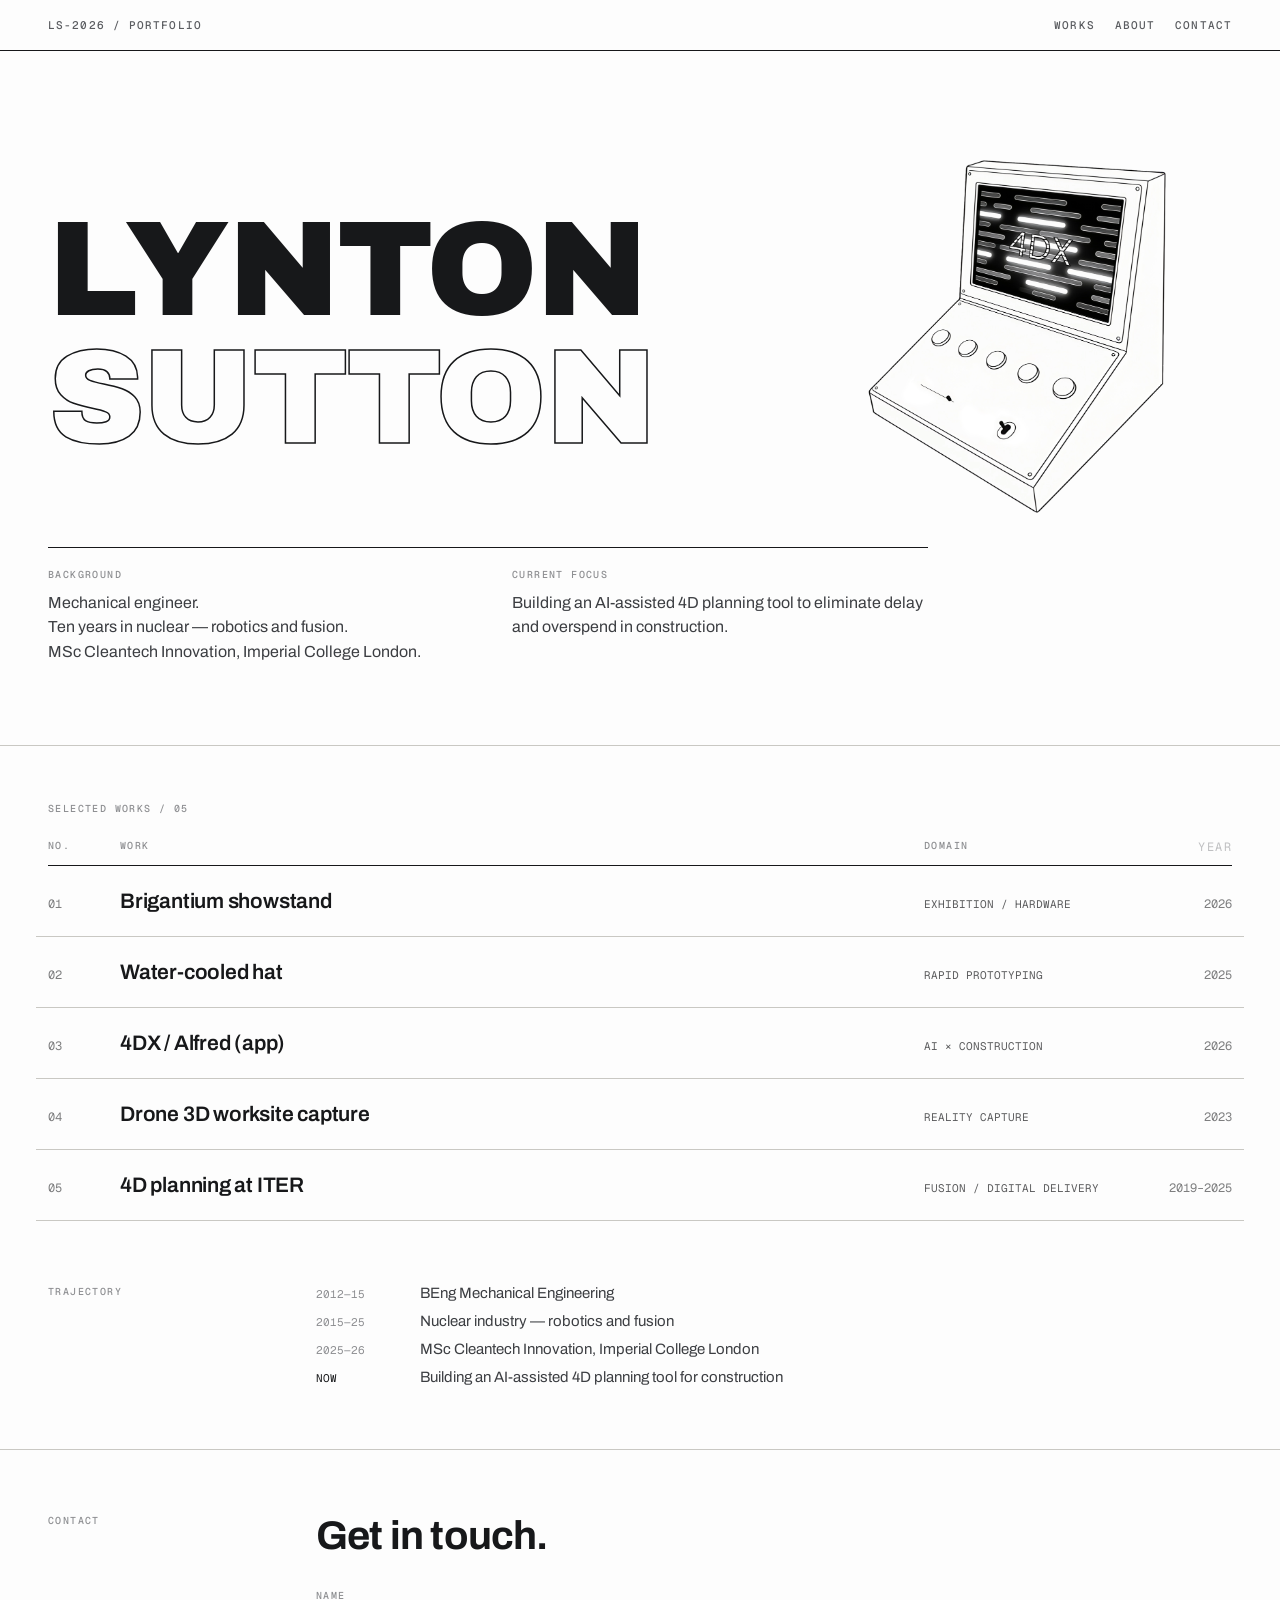
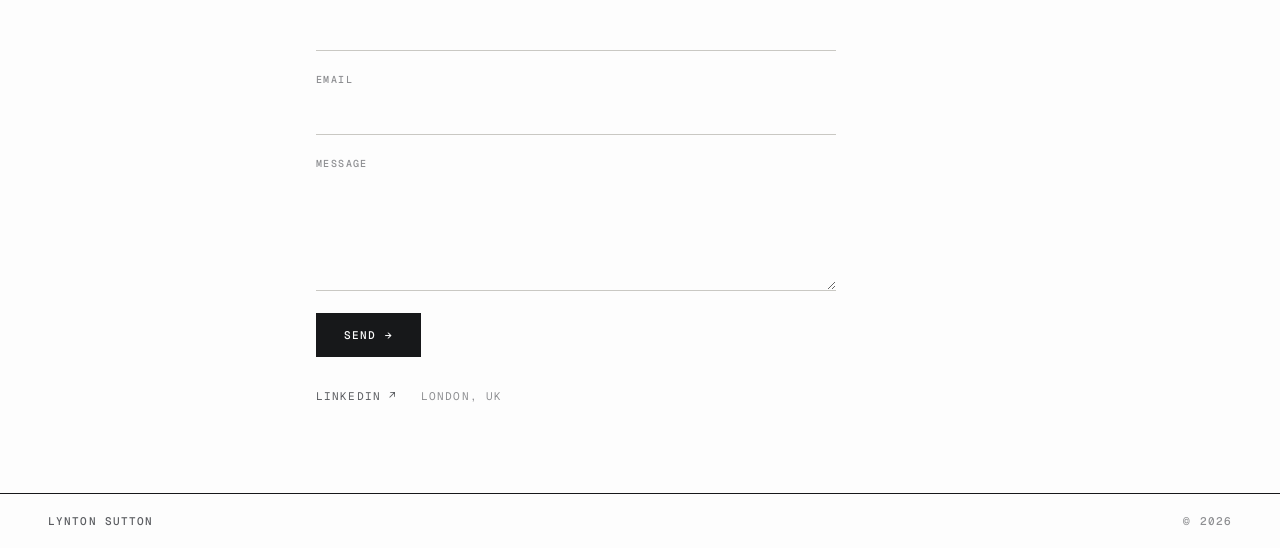
<file: index.html>
<!DOCTYPE html>
<!-- nav-back: the index is only ever arrived at by coming back from a work
     page, so its inbound transition always swipes right. -->
<html lang="en" class="nav-back">
<head>
<meta charset="UTF-8">
<meta name="viewport" content="width=device-width, initial-scale=1.0">
<title>Lynton Sutton — Portfolio</title>
<meta name="description" content="Lynton Sutton — mechanical engineer. Ten years in nuclear — robotics and fusion. MSc Cleantech Innovation, Imperial College London. Building an AI-assisted 4D planning tool for construction.">

<link rel="preconnect" href="https://fonts.googleapis.com">
<link rel="preconnect" href="https://fonts.gstatic.com" crossorigin>
<link href="https://fonts.googleapis.com/css2?family=Archivo:wght@400;500;600;700;800&family=Archivo+Black&family=Geist+Mono:wght@400;500;600&display=swap" rel="stylesheet">
<link rel="stylesheet" href="style.css">
</head>
<body>

  <!-- ===================== HEADER ===================== -->
  <header class="site-head">
    <span>LS-2026 / PORTFOLIO</span>
    <nav>
      <a href="#works">WORKS</a>
      <a href="#about">ABOUT</a>
      <a href="#contact">CONTACT</a>
    </nav>
  </header>

  <!-- ===================== HERO ===================== -->
  <section class="hero">
    <div class="hero-top">
      <h1>
        <span>Lynton</span>
        <span class="hollow">Sutton</span>
      </h1>
      <!-- Links through to work 01. The alt names the destination rather than
           just describing the drawing, since it's the link's accessible name. -->
      <a class="hero-art" href="work/brigantium-showstand.html">
        <img src="media/arcade-machine.png"
             alt="Brigantium showstand — the arcade machine built for the Cleantech Innovation showcase"
             width="900" height="1077">
      </a>
    </div>

    <div class="intro">
      <div>
        <span class="label">BACKGROUND</span>
        <p>Mechanical engineer.<br>Ten years in nuclear — robotics and fusion.<br>MSc Cleantech Innovation, Imperial College London.</p>
      </div>
      <div>
        <span class="label">CURRENT FOCUS</span>
        <p>Building an AI-assisted 4D planning tool to eliminate delay and overspend in construction.</p>
      </div>
    </div>
  </section>

  <!-- ===================== WORKS ===================== -->
  <!-- Each row navigates to its own page in work/. -->
  <section id="works" class="works">
    <div class="label kicker">SELECTED WORKS / 05</div>

    <div class="work-head label">
      <span>NO.</span>
      <span>WORK</span>
      <span>DOMAIN</span>
      <span class="w-year">YEAR</span>
    </div>

    <a class="work-row" href="work/brigantium-showstand.html">
      <span class="w-no">01</span>
      <span class="w-title">Brigantium showstand</span>
      <span class="w-domain">EXHIBITION / HARDWARE</span>
      <span class="w-year">2026</span>
    </a>

    <a class="work-row" href="work/water-cooled-hat.html">
      <span class="w-no">02</span>
      <span class="w-title">Water-cooled hat</span>
      <span class="w-domain">RAPID PROTOTYPING</span>
      <span class="w-year">2025</span>
    </a>

    <a class="work-row" href="work/4dx-alfred.html">
      <span class="w-no">03</span>
      <span class="w-title">4DX / Alfred (app)</span>
      <span class="w-domain">AI × CONSTRUCTION</span>
      <span class="w-year">2026</span>
    </a>

    <a class="work-row" href="work/drone-worksite-capture.html">
      <span class="w-no">04</span>
      <span class="w-title">Drone 3D worksite capture</span>
      <span class="w-domain">REALITY CAPTURE</span>
      <span class="w-year">2023</span>
    </a>

    <a class="work-row" href="work/iter-4d-planning.html">
      <span class="w-no">05</span>
      <span class="w-title">4D planning at ITER</span>
      <span class="w-domain">FUSION / DIGITAL DELIVERY</span>
      <span class="w-year">2019–2025</span>
    </a>
  </section>

  <!-- ===================== TRAJECTORY ===================== -->
  <section id="about" class="trajectory">
    <div class="label">TRAJECTORY</div>
    <div class="traj-list">
      <div><span class="date">2012—15</span>BEng Mechanical Engineering</div>
      <div><span class="date">2015—25</span>Nuclear industry — robotics and fusion</div>
      <div><span class="date">2025—26</span>MSc Cleantech Innovation, Imperial College London</div>
      <div><span class="date now">NOW</span>Building an AI-assisted 4D planning tool for construction</div>
    </div>
  </section>

  <!-- ===================== CONTACT ===================== -->
  <section id="contact" class="contact">
    <div class="label">CONTACT</div>
    <div class="contact-lines">
      <p class="contact-lede">Get in touch.</p>

      <!-- Plain HTML POST to Formspree — no script, so the page stays
           zero-JavaScript. The destination address lives in the Formspree
           dashboard and never appears in this page's source.
           _next must be an absolute URL; it keeps the visitor on this domain
           after submitting instead of landing on formspree.io. Update it if
           the site ever moves to a custom domain. -->
      <form class="contact-form" action="https://formspree.io/f/xnpaqawo" method="POST">
        <input type="hidden" name="_next" value="https://dizzymammoth91.github.io/portfolio/thanks.html">
        <input type="hidden" name="_subject" value="Portfolio enquiry">
        <!-- Spam honeypot: hidden from people, tempting to bots. -->
        <input type="text" name="_gotcha" tabindex="-1" autocomplete="off" aria-hidden="true">

        <div class="field">
          <label class="label" for="cf-name">NAME</label>
          <input id="cf-name" name="name" type="text" autocomplete="name" required>
        </div>
        <div class="field">
          <label class="label" for="cf-email">EMAIL</label>
          <input id="cf-email" name="email" type="email" autocomplete="email" required>
        </div>
        <div class="field">
          <label class="label" for="cf-message">MESSAGE</label>
          <textarea id="cf-message" name="message" rows="4" required></textarea>
        </div>

        <button class="send" type="submit">SEND →</button>
      </form>

      <div class="contact-meta">
        <a class="ext" href="https://www.linkedin.com/in/lynton-sutton-944990ba/" target="_blank" rel="noopener">LINKEDIN ↗</a>
        <span class="place">LONDON, UK</span>
      </div>
    </div>
  </section>

  <!-- ===================== FOOTER ===================== -->
  <footer class="site-foot">
    <span>LYNTON SUTTON</span>
    <span class="year">© 2026</span>
  </footer>

</body>
</html>
</file>
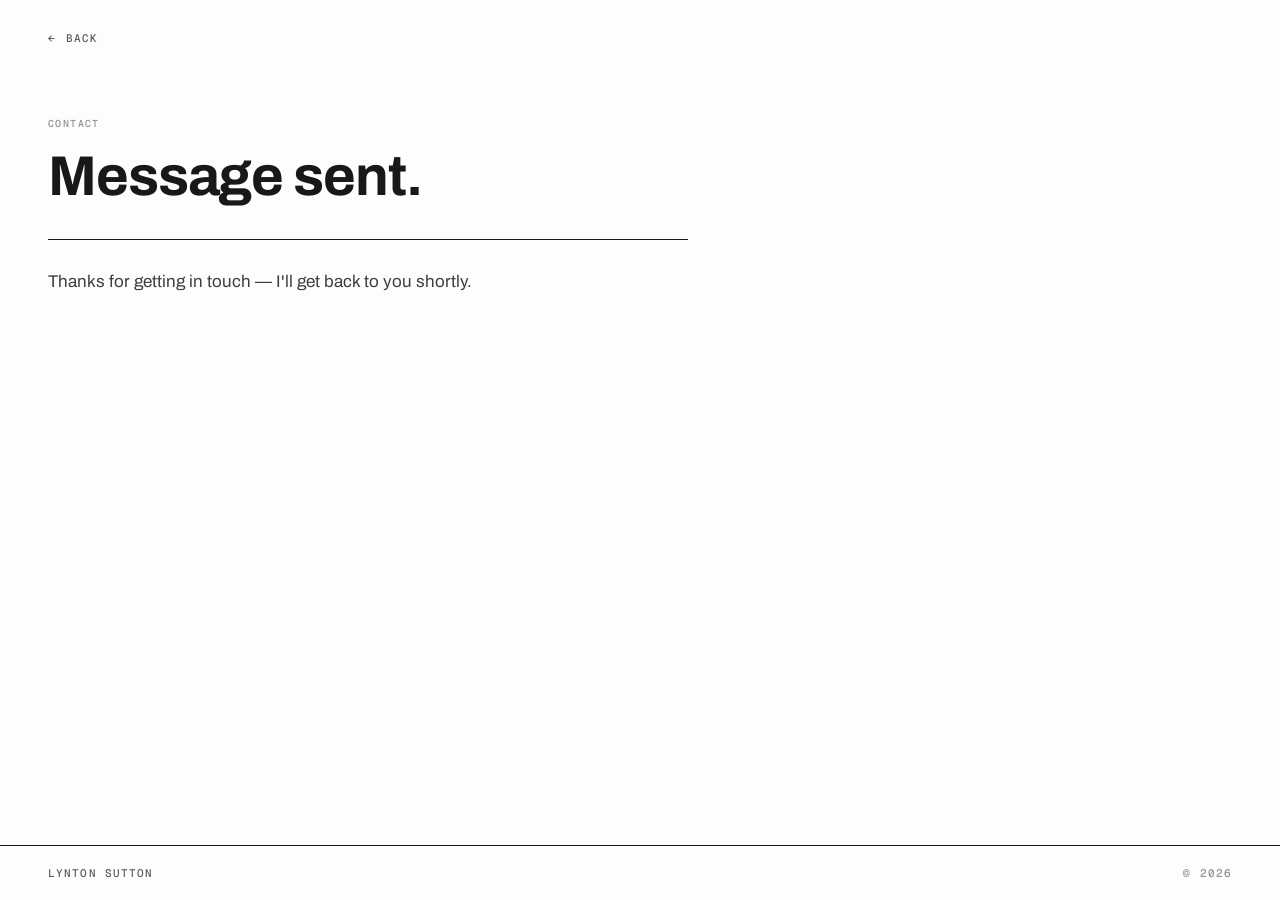
<file: thanks.html>
<!DOCTYPE html>
<html lang="en" class="nav-fwd">
<head>
<meta charset="UTF-8">
<meta name="viewport" content="width=device-width, initial-scale=1.0">
<title>Message sent · Lynton Sutton</title>
<!-- A confirmation page has no business in search results. -->
<meta name="robots" content="noindex, follow">

<link rel="preconnect" href="https://fonts.googleapis.com">
<link rel="preconnect" href="https://fonts.gstatic.com" crossorigin>
<link href="https://fonts.googleapis.com/css2?family=Archivo:wght@400;500;600;700;800&family=Archivo+Black&family=Geist+Mono:wght@400;500;600&display=swap" rel="stylesheet">
<link rel="stylesheet" href="style.css">
</head>
<body class="work">

  <main class="work-page">
    <a class="back" href="index.html"><span class="arrow">←</span>BACK</a>

    <article class="work-article">
      <span class="label w-index">CONTACT</span>
      <h1>Message sent.</h1>

      <p class="work-text">Thanks for getting in touch — I'll get back to you shortly.</p>
    </article>
  </main>

  <footer class="site-foot">
    <span>LYNTON SUTTON</span>
    <span class="year">© 2026</span>
  </footer>

</body>
</html>
</file>
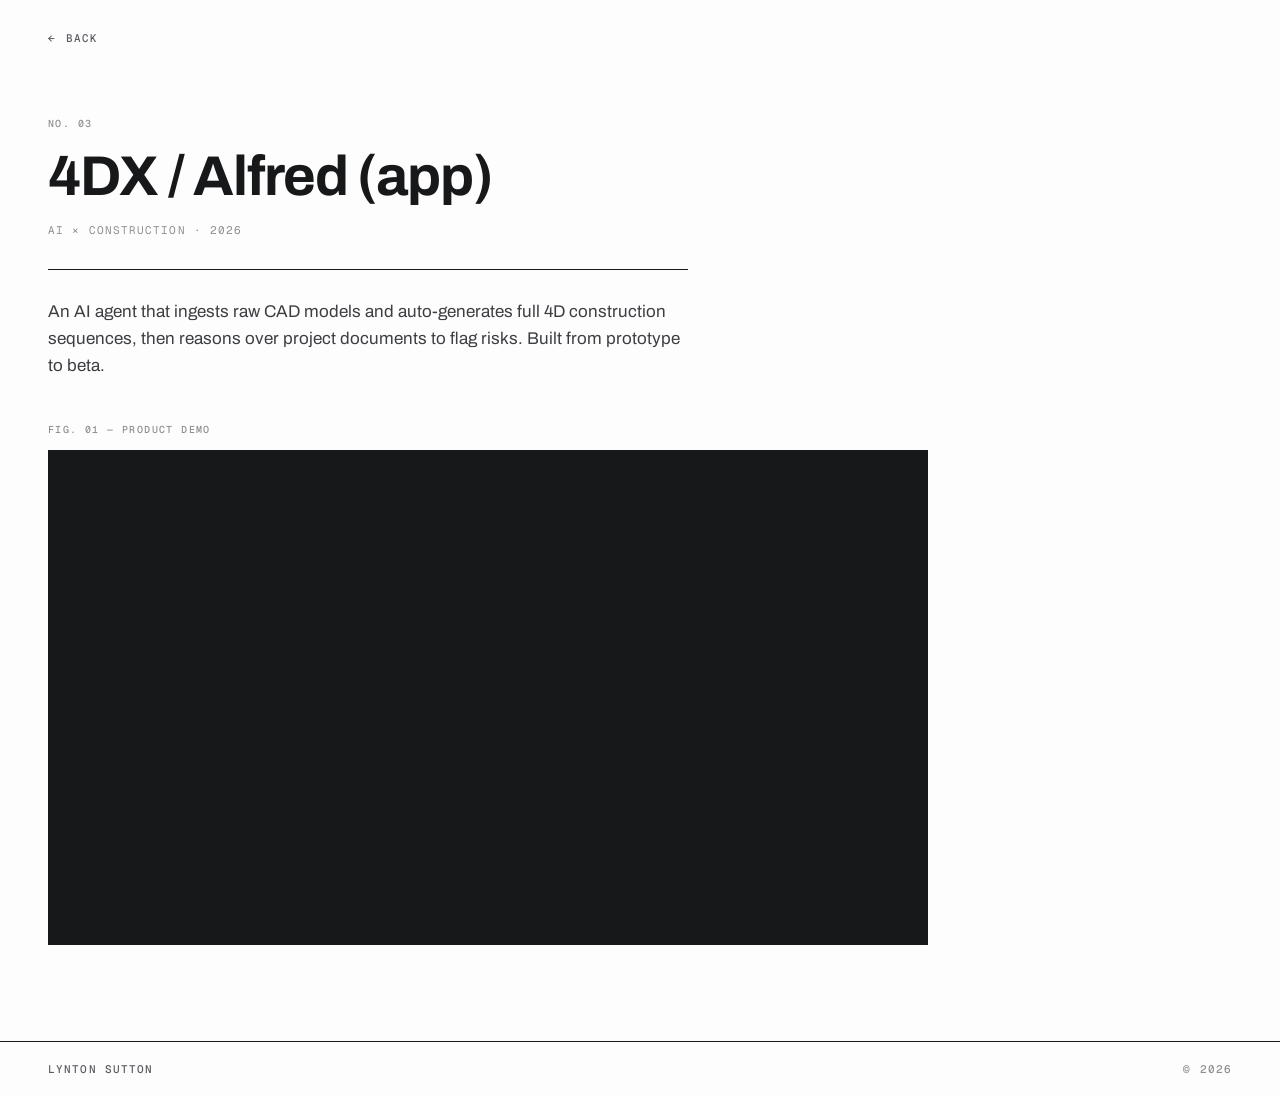
<file: work/4dx-alfred.html>
<!DOCTYPE html>
<!-- nav-fwd: a work page is only ever arrived at from the index, so its
     inbound transition always swipes left. -->
<html lang="en" class="nav-fwd">
<head>
<meta charset="UTF-8">
<meta name="viewport" content="width=device-width, initial-scale=1.0">
<title>4DX / Alfred (app) · Lynton Sutton</title>
<meta name="description" content="An AI agent that ingests raw CAD models and auto-generates full 4D construction sequences, then reasons over project documents to flag risks.">

<link rel="preconnect" href="https://fonts.googleapis.com">
<link rel="preconnect" href="https://fonts.gstatic.com" crossorigin>
<link href="https://fonts.googleapis.com/css2?family=Archivo:wght@400;500;600;700;800&family=Archivo+Black&family=Geist+Mono:wght@400;500;600&display=swap" rel="stylesheet">
<link rel="stylesheet" href="../style.css">
</head>
<body class="work">

  <main class="work-page">
    <a class="back" href="../index.html#works"><span class="arrow">←</span>BACK</a>

    <article class="work-article">
      <span class="label w-index">NO. 03</span>
      <h1>4DX / Alfred (app)</h1>
      <div class="work-meta">AI × CONSTRUCTION · 2026</div>

      <p class="work-text">An AI agent that ingests raw CAD models and auto-generates full 4D construction sequences, then reasons over project documents to flag risks. Built from prototype to beta.</p>

      <!-- youtube-nocookie.com is YouTube's privacy-enhanced domain: no
           tracking cookie is set unless the visitor actually hits play. -->
      <figure class="figure">
        <figcaption class="label fig-label">FIG. 01 — PRODUCT DEMO</figcaption>
        <div class="fig-frame">
          <iframe
            src="https://www.youtube-nocookie.com/embed/T6t02gCurOU"
            title="4DX / Alfred product demo"
            allow="accelerometer; autoplay; clipboard-write; encrypted-media; gyroscope; picture-in-picture; web-share"
            referrerpolicy="strict-origin-when-cross-origin"
            loading="lazy"
            allowfullscreen></iframe>
        </div>
      </figure>
    </article>
  </main>

  <footer class="site-foot">
    <span>LYNTON SUTTON</span>
    <span class="year">© 2026</span>
  </footer>

</body>
</html>
</file>
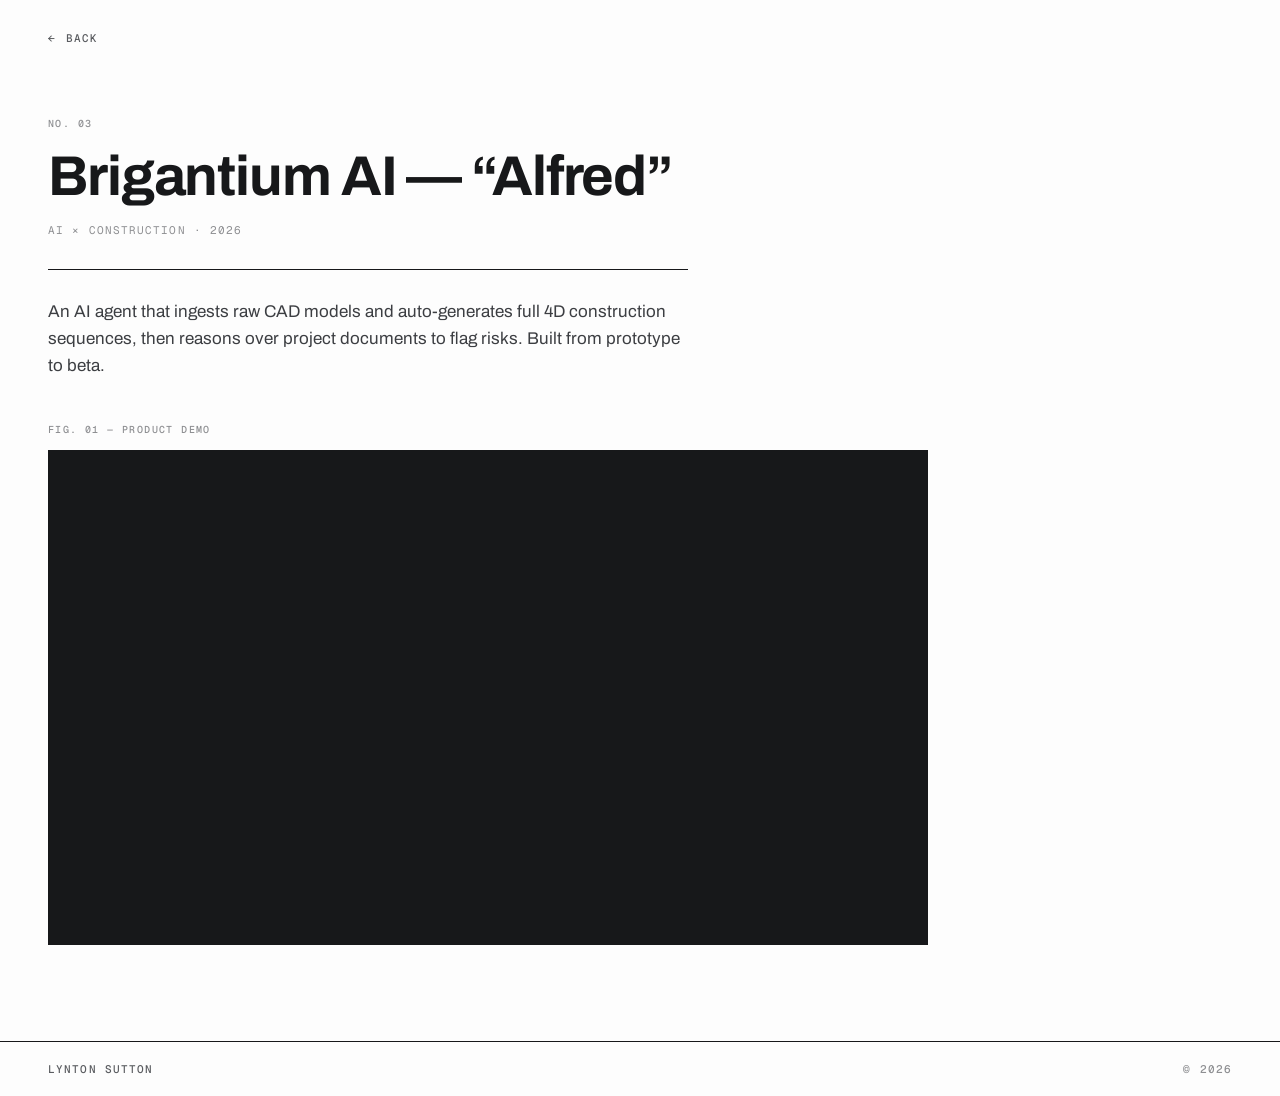
<file: work/brigantium-alfred.html>
<!DOCTYPE html>
<!-- nav-fwd: a work page is only ever arrived at from the index, so its
     inbound transition always swipes left. -->
<html lang="en" class="nav-fwd">
<head>
<meta charset="UTF-8">
<meta name="viewport" content="width=device-width, initial-scale=1.0">
<title>Brigantium AI — “Alfred” · Lynton Sutton</title>
<meta name="description" content="An AI agent that ingests raw CAD models and auto-generates full 4D construction sequences, then reasons over project documents to flag risks.">

<link rel="preconnect" href="https://fonts.googleapis.com">
<link rel="preconnect" href="https://fonts.gstatic.com" crossorigin>
<link href="https://fonts.googleapis.com/css2?family=Archivo:wght@400;500;600;700;800&family=Archivo+Black&family=Geist+Mono:wght@400;500;600&display=swap" rel="stylesheet">
<link rel="stylesheet" href="../style.css">
</head>
<body class="work">

  <main class="work-page">
    <a class="back" href="../index.html#works"><span class="arrow">←</span>BACK</a>

    <article class="work-article">
      <span class="label w-index">NO. 03</span>
      <h1>Brigantium AI — “Alfred”</h1>
      <div class="work-meta">AI × CONSTRUCTION · 2026</div>

      <p class="work-text">An AI agent that ingests raw CAD models and auto-generates full 4D construction sequences, then reasons over project documents to flag risks. Built from prototype to beta.</p>

      <!-- youtube-nocookie.com is YouTube's privacy-enhanced domain: no
           tracking cookie is set unless the visitor actually hits play. -->
      <figure class="figure">
        <figcaption class="label fig-label">FIG. 01 — PRODUCT DEMO</figcaption>
        <div class="fig-frame">
          <iframe
            src="https://www.youtube-nocookie.com/embed/T6t02gCurOU"
            title="Brigantium AI — “Alfred” product demo"
            allow="accelerometer; autoplay; clipboard-write; encrypted-media; gyroscope; picture-in-picture; web-share"
            referrerpolicy="strict-origin-when-cross-origin"
            loading="lazy"
            allowfullscreen></iframe>
        </div>
      </figure>
    </article>
  </main>

  <footer class="site-foot">
    <span>LYNTON SUTTON</span>
    <span class="year">© 2026</span>
  </footer>

</body>
</html>
</file>
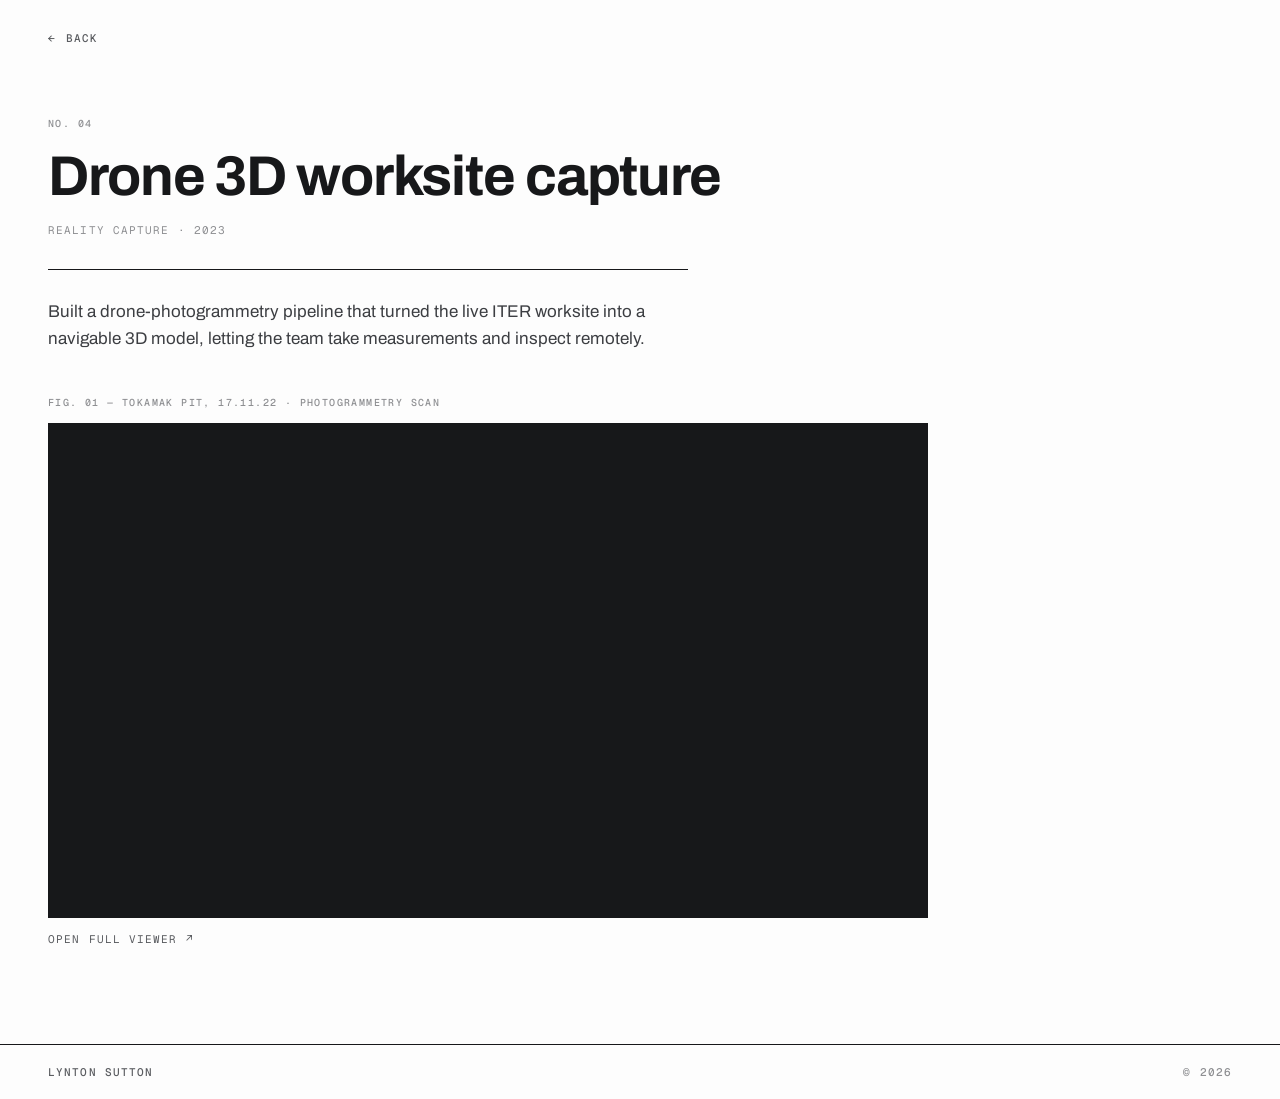
<file: work/drone-worksite-capture.html>
<!DOCTYPE html>
<html lang="en" class="nav-fwd">
<head>
<meta charset="UTF-8">
<meta name="viewport" content="width=device-width, initial-scale=1.0">
<title>Drone 3D worksite capture · Lynton Sutton</title>
<meta name="description" content="A drone-photogrammetry pipeline that turned the live ITER worksite into a navigable 3D model for remote measurement and inspection.">

<link rel="preconnect" href="https://fonts.googleapis.com">
<link rel="preconnect" href="https://fonts.gstatic.com" crossorigin>
<link href="https://fonts.googleapis.com/css2?family=Archivo:wght@400;500;600;700;800&family=Archivo+Black&family=Geist+Mono:wght@400;500;600&display=swap" rel="stylesheet">
<link rel="stylesheet" href="../style.css">
</head>
<body class="work">

  <main class="work-page">
    <a class="back" href="../index.html#works"><span class="arrow">←</span>BACK</a>

    <article class="work-article">
      <span class="label w-index">NO. 04</span>
      <h1>Drone 3D worksite capture</h1>
      <div class="work-meta">REALITY CAPTURE · 2023</div>

      <p class="work-text">Built a drone-photogrammetry pipeline that turned the live ITER worksite into a navigable 3D model, letting the team take measurements and inspect remotely.</p>

      <!-- Live Nira viewer — the visitor can orbit and inspect the scan in
           place. The link below is a deliberate fallback: if the viewer can't
           start (no WebGL, blocked third-party frames), there's still a way
           through to it. -->
      <figure class="figure">
        <figcaption class="label fig-label">FIG. 01 — TOKAMAK PIT, 17.11.22 · PHOTOGRAMMETRY SCAN</figcaption>
        <div class="fig-frame">
          <iframe
            src="https://brigantium.nira.app/a/Us7_Ex2gR1CRkaeXGo_B6g/1"
            title="Tokamak pit photogrammetry scan — interactive 3D viewer"
            allow="fullscreen; xr-spatial-tracking"
            referrerpolicy="strict-origin-when-cross-origin"
            loading="lazy"
            allowfullscreen></iframe>
        </div>
        <a class="fig-link" href="https://brigantium.nira.app/a/Us7_Ex2gR1CRkaeXGo_B6g/1" target="_blank" rel="noopener">OPEN FULL VIEWER ↗</a>
      </figure>
    </article>
  </main>

  <footer class="site-foot">
    <span>LYNTON SUTTON</span>
    <span class="year">© 2026</span>
  </footer>

</body>
</html>
</file>
<file: style.css>
/* ============================================================
   Lynton Sutton — Portfolio
   Shared stylesheet for the index and the work pages.
   ============================================================ */

/* ===================== TOKENS ===================== */
:root{
  --page:#fdfdfd;      /* paper                     */
  --ink:#17181a;       /* heavy rules, display type */
  --body:#3c3e42;      /* paragraph text            */
  --mono-2:#5a5c60;    /* secondary mono            */
  --mono-3:#8e8f92;    /* faint mono/labels         */
  --hair:#c9c8c3;      /* hairline rules            */
  --accent:#3672d9;    /* contact underline; oklch upgrade below */
  --gutter:48px;
  --sans:'Archivo',sans-serif;
  --display:'Archivo Black',sans-serif;
  --mono:'Geist Mono',ui-monospace,SFMono-Regular,Menlo,monospace;
}
@supports (color: oklch(0.55 0.17 250)){
  :root{ --accent:oklch(0.55 0.17 250); }
}

/* ===================== BASE ===================== */
*{box-sizing:border-box}
html{scroll-behavior:smooth}
body{
  margin:0;
  background:var(--page);
  color:var(--ink);
  font-family:var(--sans);
  min-height:100vh;
  -webkit-font-smoothing:antialiased;
}
a{color:inherit;text-decoration:none}
section{scroll-margin-top:24px}

/* Shared mono label: 10px, .14em, faint */
.label{
  font:500 10px var(--mono);
  letter-spacing:.14em;
  color:var(--mono-3);
}

/* Keyboard focus — hover is the design's only stated state, but focus must
   be visible for anyone not using a mouse. */
a:focus-visible{
  outline:2px solid var(--accent);
  outline-offset:3px;
}

/* ===================== HEADER ===================== */
.site-head{
  display:flex;
  justify-content:space-between;
  align-items:baseline;
  gap:24px;
  padding:18px var(--gutter);
  border-bottom:1.5px solid var(--ink);
  font:500 11px var(--mono);
  letter-spacing:.1em;
  color:var(--mono-2);
}
.site-head nav{display:flex;gap:20px}
.site-head nav a{color:var(--mono-2);transition:color .2s}
.site-head nav a:hover{color:var(--ink)}

/* ===================== HERO ===================== */
.hero{
  padding:100px var(--gutter) 80px;
  border-bottom:1px solid var(--hair);
}
/* Name left, artwork pushed to the right edge — the rule below runs the full
   width, so the art sitting at the far margin keeps the band feeling edge to
   edge rather than centred. Bottom-aligned, then the art is dropped below
   that baseline by its negative margin. */
.hero-top{
  display:flex;
  align-items:flex-end;
  justify-content:space-between;
  gap:48px;
}
.hero h1{
  margin:0;
  font:400 clamp(72px,10.5vw,148px)/0.95 var(--display);
  letter-spacing:-.02em;
  text-transform:uppercase;
}
.hero-art{
  display:block;
  flex:none;
  /* Capped so the machine's top stays clear of the header rule — it's taller
     than the name, and it hangs below, so height grows upward. */
  width:clamp(195px,24vw,360px);
  height:auto;
  /* Drops the machine below the name's baseline rather than sitting flush
     with it. Negative margin so the row shrinks by the same amount and the
     intro block below doesn't get pushed down. The intro's margin-top is
     raised to match, keeping the gap under the machine constant. */
  margin-bottom:-56px;
  /* Pulls it in off the right gutter rather than sitting hard against it. */
  margin-right:64px;
  /* Transparent PNG, so it sits straight on the paper with no plate. */
  transition:filter .3s;
}
.hero-art img{
  display:block;
  width:100%;
  height:auto;
}
/* Inverts on hover, echoing the works rows flipping to an ink plate. The
   alpha channel is untouched by invert(), so only the drawing flips — the
   backdrop stays transparent and the paper still shows through. Focus gets
   the same treatment so it's reachable by keyboard, not just by mouse. */
.hero-art:hover,
.hero-art:focus-visible{filter:invert(1)}
.hero h1 span{display:block}
/* Second line is hollow until hovered. Guarded so it never renders invisible
   where text-stroke is unsupported. */
@supports (-webkit-text-stroke: 1.5px currentColor){
  .hero .hollow{
    color:transparent;
    -webkit-text-stroke:1.5px var(--ink);
    transition:color .4s;
    cursor:default;
  }
  .hero .hollow:hover{color:var(--ink)}
}

.intro{
  display:grid;
  grid-template-columns:1fr 1fr;
  gap:48px;
  /* 64px in the design; raised by the same 20px the artwork now hangs lower,
     so the space under the machine stays as it was. */
  margin-top:84px;
  max-width:880px;
  border-top:1.5px solid var(--ink);
  padding-top:20px;
}
.intro > div{display:flex;flex-direction:column;gap:10px}
.intro p{
  margin:0;
  font:400 16px/1.55 var(--sans);
  color:var(--body);
}

/* ===================== WORKS INDEX ===================== */
.works{padding:56px var(--gutter) 0}
.works .kicker{margin-bottom:24px}

.work-head,
.work-row{
  display:grid;
  grid-template-columns:56px 1fr 220px 72px;
  gap:16px;
}
.work-head{
  padding-bottom:10px;
  border-bottom:1.5px solid var(--ink);
}
.work-head .w-year{text-align:right}

.work-row{
  align-items:baseline;
  padding:24px 12px;
  /* Pull the hover plate 12px past the text grid while the columns stay
     aligned with the header above. */
  margin:0 -12px;
  border-bottom:1px solid var(--hair);
  cursor:pointer;
  transition:background .25s,color .25s;
}
/* The whole row inverts. Cells carry opacity rather than fixed greys so they
   read correctly against both the paper and the ink plate. */
.work-row:hover{
  background:var(--ink);
  color:var(--page);
}
.w-no   {font:400 12px var(--mono);opacity:.55}
.w-title{font:600 21px var(--sans);letter-spacing:-.01em}
.w-domain{font:400 11px var(--mono);opacity:.7}
.w-year {font:400 12px var(--mono);opacity:.55;text-align:right}

/* ===================== TRAJECTORY ===================== */
.trajectory,
.contact{
  display:grid;
  grid-template-columns:220px 1fr;
  gap:48px;
}
.trajectory{
  padding:64px var(--gutter);
  border-bottom:1px solid var(--hair);
}
.traj-list{
  display:flex;
  flex-direction:column;
  gap:12px;
  font:400 15px var(--sans);
  color:var(--body);
  max-width:640px;
}
.traj-list > div{display:flex;gap:20px;align-items:baseline}
.traj-list .date{
  font:400 11px var(--mono);
  color:var(--mono-3);
  width:84px;
  flex:none;
}
.traj-list .date.now{color:var(--ink)}

/* ===================== CONTACT ===================== */
.contact{padding:64px var(--gutter) 88px}
.contact-lines{
  display:flex;
  flex-direction:column;
  align-items:flex-start;
  gap:32px;
}
/* Carries the display-type moment the mailto link used to hold, so the
   section keeps its typographic anchor. */
.contact-lede{
  margin:0;
  font:700 clamp(24px,3.2vw,40px) var(--sans);
  letter-spacing:-.02em;
  color:var(--ink);
}

.contact-form{
  display:flex;
  flex-direction:column;
  gap:22px;
  width:100%;
  max-width:520px;
}
.field{display:flex;flex-direction:column;gap:8px}
.field label{display:block}

/* Flat, square, rule-only fields — no boxes, in keeping with the document
   aesthetic. Form controls don't inherit type, so restate it. */
.contact-form input[type=text],
.contact-form input[type=email],
.contact-form textarea{
  font:400 16px/1.5 var(--sans);
  color:var(--ink);
  background:transparent;
  border:none;
  border-bottom:1px solid var(--hair);
  border-radius:0;
  padding:6px 0 10px;
  width:100%;
  transition:border-color .25s;
  -webkit-appearance:none;
  appearance:none;
}
.contact-form textarea{resize:vertical;min-height:96px}
.contact-form input:hover,
.contact-form textarea:hover{border-bottom-color:var(--mono-3)}
.contact-form input:focus,
.contact-form textarea:focus{
  outline:none;
  border-bottom-color:var(--ink);
}
/* Honeypot — off-screen rather than display:none so bots still fill it. */
.contact-form input[name="_gotcha"]{
  position:absolute;
  left:-9999px;
  width:1px;
  height:1px;
  opacity:0;
}

.send{
  align-self:flex-start;
  font:500 11px var(--mono);
  letter-spacing:.1em;
  color:var(--page);
  background:var(--ink);
  border:none;
  border-radius:0;
  padding:15px 28px;
  cursor:pointer;
  transition:background .25s;
}
.send:hover{background:var(--accent)}
.send:focus-visible{outline:2px solid var(--accent);outline-offset:3px}

.contact-meta{
  display:flex;
  align-items:baseline;
  gap:24px;
  flex-wrap:wrap;
  font:400 11px var(--mono);
  letter-spacing:.1em;
}
.contact-meta .ext{
  color:var(--mono-2);
  border-bottom:2px solid transparent;
  transition:color .2s,border-color .25s;
}
.contact-meta .ext:hover{
  color:var(--ink);
  border-bottom-color:var(--accent);
}
.contact-meta .place{color:var(--mono-3)}

/* ===================== FOOTER ===================== */
.site-foot{
  display:flex;
  justify-content:space-between;
  align-items:baseline;
  padding:20px var(--gutter);
  border-top:1.5px solid var(--ink);
  font:500 11px var(--mono);
  letter-spacing:.1em;
  color:var(--mono-2);
}
.site-foot .year{color:var(--mono-3)}

/* ===================== WORK PAGE ===================== */
/* Deliberately bare: a back control, the work itself, and the footer. */
body.work{display:flex;flex-direction:column}
.work-page{
  flex:1;
  padding:28px var(--gutter) 96px;
}

.back{
  display:inline-flex;
  align-items:baseline;
  gap:10px;
  font:500 11px var(--mono);
  letter-spacing:.1em;
  color:var(--mono-2);
  transition:color .2s;
}
.back:hover{color:var(--ink)}
.back .arrow{
  display:inline-block;
  transition:transform .2s;
}
.back:hover .arrow{transform:translateX(-4px)}

.work-article{max-width:880px;padding-top:72px}
.work-article .w-index{display:block;margin-bottom:18px}
.work-article h1{
  margin:0;
  font:700 clamp(32px,4.6vw,56px)/1.05 var(--sans);
  letter-spacing:-.02em;
}
.work-article .work-meta{
  margin-top:16px;
  font:400 11px var(--mono);
  letter-spacing:.1em;
  color:var(--mono-3);
}
.work-article .work-text{
  margin:32px 0 0;
  padding-top:28px;
  border-top:1.5px solid var(--ink);
  font:400 17px/1.6 var(--sans);
  color:var(--body);
  max-width:640px;
}

/* ---- Figure plate ---- */
.figure{
  margin:44px 0 0;
  padding:0;
  max-width:880px;
}
.fig-label{margin-bottom:14px}
.fig-frame{
  aspect-ratio:16 / 9;
  width:100%;
  border:1.5px solid var(--ink);
  background:var(--ink);    /* fills the letterbox before the player paints */
}
.fig-frame iframe,
.fig-frame video{
  display:block;
  width:100%;
  height:100%;
  border:0;
}
/* Self-hosted clips are letterboxed rather than cropped — a 4D sequence
   shouldn't have its edges cut off to fill the frame. */
.fig-frame video{
  object-fit:contain;
  background:var(--ink);
}
/* Escape hatch under an embedded viewer: a way through to the source if the
   frame can't start (no WebGL, third-party frames blocked). */
.fig-link{
  display:inline-block;
  margin-top:14px;
  font:400 11px var(--mono);
  letter-spacing:.1em;
  color:var(--mono-2);
  border-bottom:2px solid transparent;
  transition:color .2s,border-color .25s;
}
.fig-link:hover{
  color:var(--ink);
  border-bottom-color:var(--accent);
}

/* ---- Pull quote ---- */
.work-quote{
  margin:44px 0 0;
  padding-left:20px;
  border-left:1.5px solid var(--ink);
  max-width:640px;
}
.work-quote p{
  margin:0;
  font:400 20px/1.45 var(--sans);
  letter-spacing:-.01em;
  color:var(--ink);
}
.work-quote cite{
  display:block;
  margin-top:12px;
  font:400 11px var(--mono);
  letter-spacing:.1em;
  font-style:normal;
  color:var(--mono-3);
}

/* ---- Plate grid ----
   Photos keep their natural aspect rather than being forced into a uniform
   frame — the set is a mix of portrait and landscape, and cropping to match
   would cut the subject out of half of them. Grid order is left-to-right so
   the build sequence still reads correctly. */
.plate-grid-label{margin-top:44px}
/* Sits directly under the meta line rather than after a section, so it needs
   less air above it. */
.plate-grid-label--lead{margin-top:32px}
.plate-grid{
  display:grid;
  grid-template-columns:repeat(2,1fr);
  gap:32px 24px;
  align-items:start;
  margin:44px 0 0;
  max-width:880px;
}
.plate{margin:0}
/* Spans both columns and lands on its own row — used for the wide context
   shot and for the finished build, so each gets the full measure. */
.plate--wide{
  grid-column:1 / -1;
  margin-top:8px;
}
.plate img{
  display:block;
  width:100%;
  height:auto;
  border:1.5px solid var(--ink);
  background:var(--hair);   /* holds the space before the image decodes */
}
.plate figcaption{margin-top:10px}
/* Video plates sit in the same grid as the photos so the two sections share a
   rhythm. aspect-ratio reserves the box before metadata lands, so the page
   doesn't jump as each player sizes itself. */
.plate video{
  display:block;
  width:100%;
  height:auto;
  aspect-ratio:9 / 16;
  border:1.5px solid var(--ink);
  background:var(--ink);
  object-fit:contain;
}

/* ===================== PAGE TRANSITION ===================== */
/* Cross-document view transitions: the index swipes left to a work page, and
   the work page swipes back right to the index. Direction is fixed per page
   because a work page is only ever entered going forward and the index only
   ever going back — so no scripting is needed to work out which way.
   Unsupported browsers simply navigate instantly. */
@view-transition{navigation:auto}

@keyframes vt-from-right{from{transform:translateX(100%)}}
@keyframes vt-to-left   {to  {transform:translateX(-25%)}}
@keyframes vt-from-left {from{transform:translateX(-25%)}}
@keyframes vt-to-right  {to  {transform:translateX(100%)}}

html.nav-fwd::view-transition-old(root){animation:vt-to-left    .42s cubic-bezier(.4,0,.2,1) both}
html.nav-fwd::view-transition-new(root){animation:vt-from-right .42s cubic-bezier(.4,0,.2,1) both}
html.nav-back::view-transition-old(root){animation:vt-to-right  .42s cubic-bezier(.4,0,.2,1) both}
html.nav-back::view-transition-new(root){animation:vt-from-left .42s cubic-bezier(.4,0,.2,1) both}

/* ===================== RESPONSIVE ===================== */
/* Design was validated at desktop widths. Below 760px the fixed works columns
   stop working, so each row folds to two lines:
     NO. + WORK  /  DOMAIN + YEAR                                          */
@media (max-width:760px){
  :root{--gutter:24px}

  .hero{padding:64px var(--gutter) 56px}
  /* No room for the art beside the name at this width — stack it under. */
  .hero-top{flex-direction:column;align-items:flex-start;gap:28px}
  .hero-art{width:min(275px,58vw)}
  .intro{grid-template-columns:1fr;gap:28px;margin-top:44px}

  .work-head{display:none}
  .work-row{
    grid-template-columns:44px 1fr auto;
    gap:8px 16px;
    align-items:baseline;
    padding:20px 12px;
  }
  .w-no    {grid-column:1;grid-row:1}
  .w-title {grid-column:2 / 4;grid-row:1;font-size:19px}
  .w-domain{grid-column:2;grid-row:2}
  .w-year  {grid-column:3;grid-row:2}

  .trajectory,
  .contact{grid-template-columns:1fr;gap:20px}
  .trajectory{padding:48px var(--gutter)}
  .contact{padding:48px var(--gutter) 64px}
  .traj-list > div{gap:14px}

  .work-page{padding:24px var(--gutter) 64px}
  .work-article{padding-top:48px}
  .work-article .work-text{font-size:16px}
  .figure{margin-top:36px}
  .plate-grid{grid-template-columns:1fr;gap:28px;margin-top:20px}
  .plate-grid-label{margin-top:36px}
  .work-quote{margin-top:36px}
  .work-quote p{font-size:18px}
}

/* Keep the display type inside the page on very narrow screens. */
@media (max-width:420px){
  .hero h1{font-size:clamp(52px,15vw,72px)}
  .site-head{gap:12px;flex-wrap:wrap}
  .site-head nav{gap:14px}
}

@media (prefers-reduced-motion:reduce){
  html{scroll-behavior:auto}
  *{transition-duration:.01ms !important}
  ::view-transition-old(root),
  ::view-transition-new(root){animation:none !important}
}
</file>
